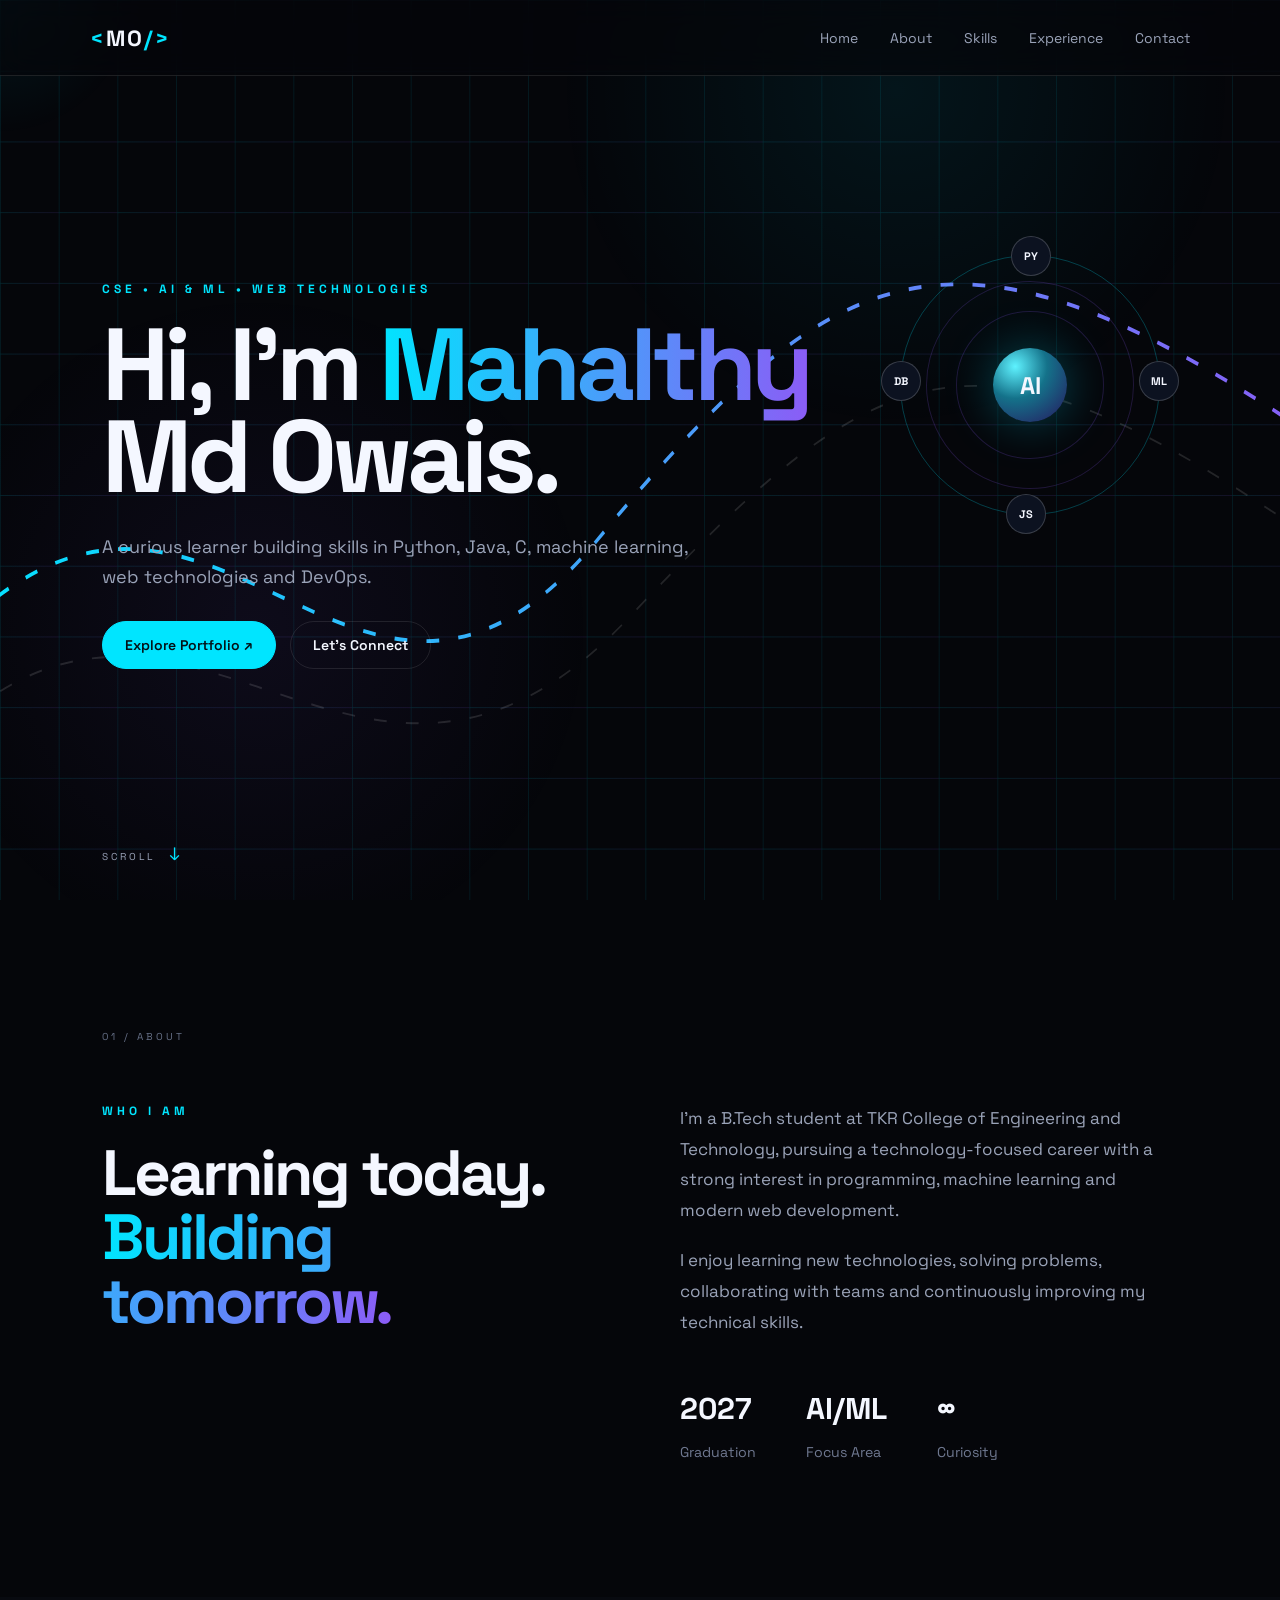
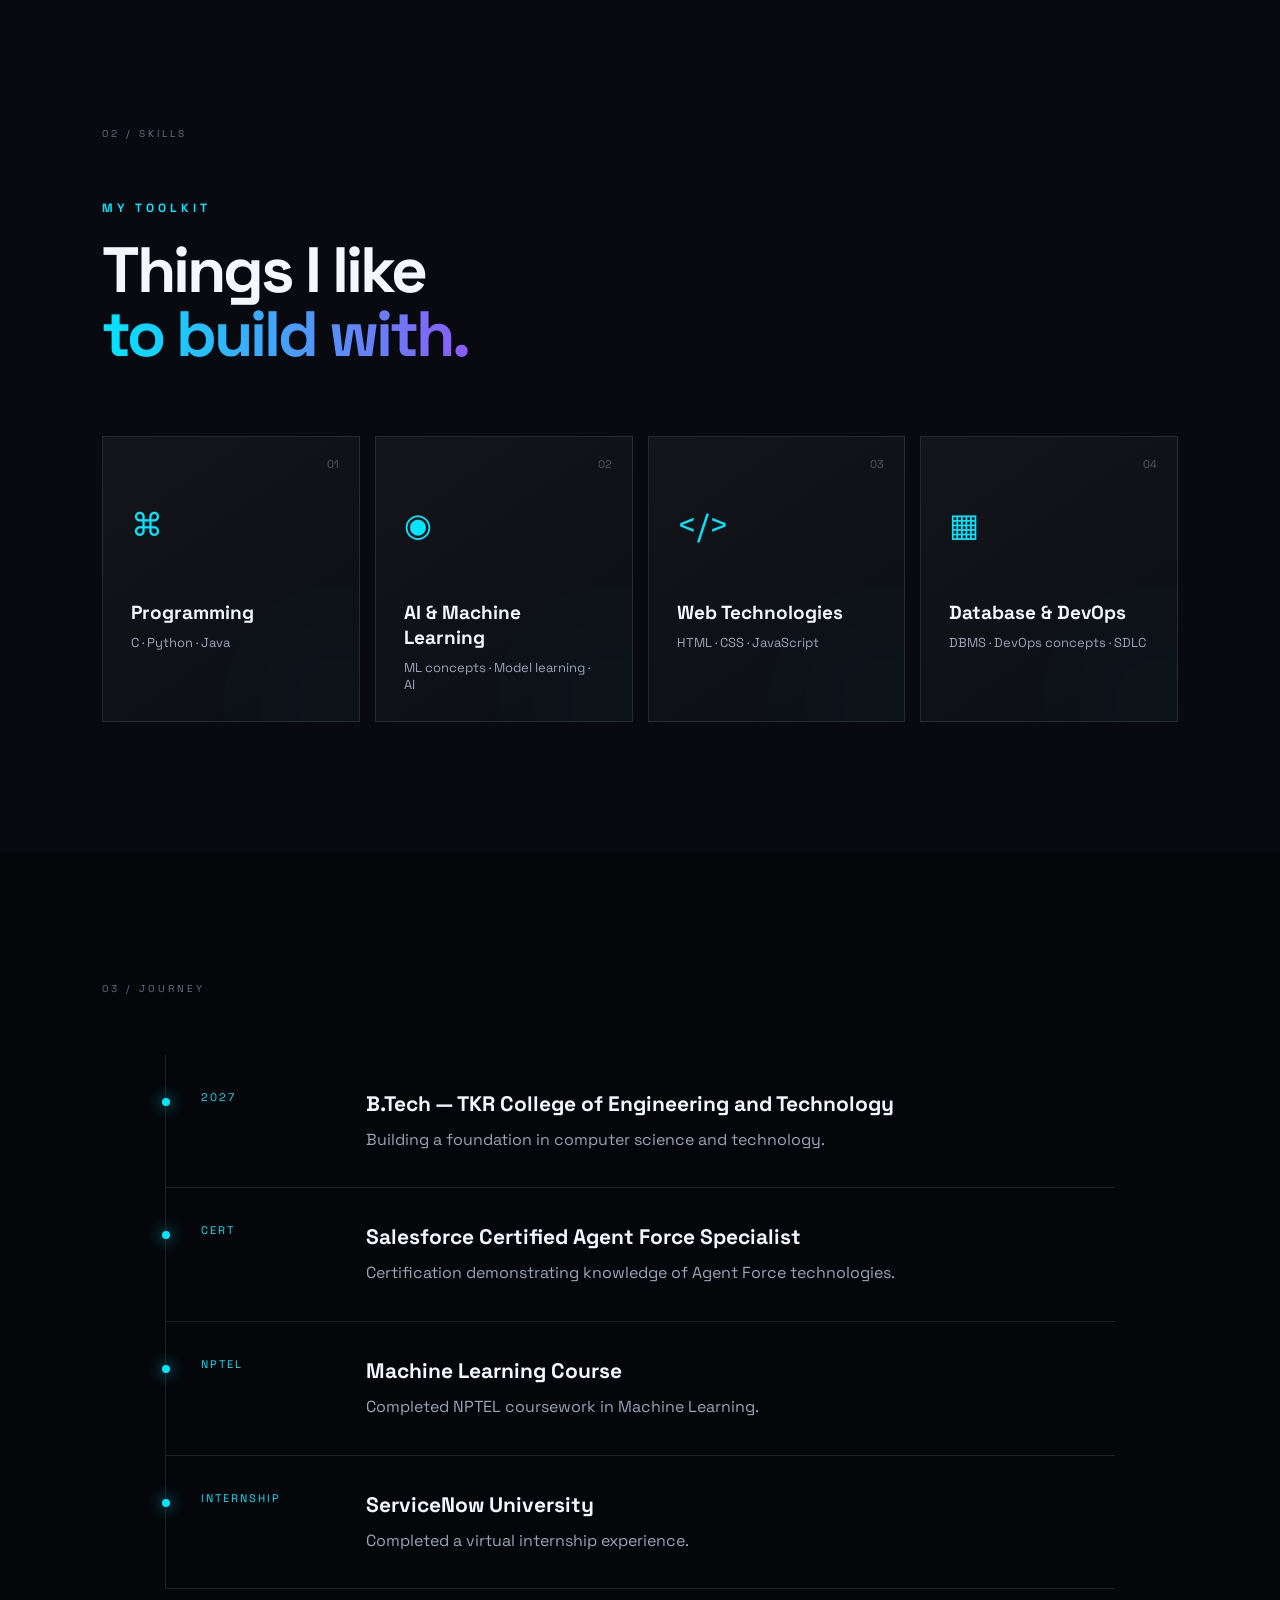
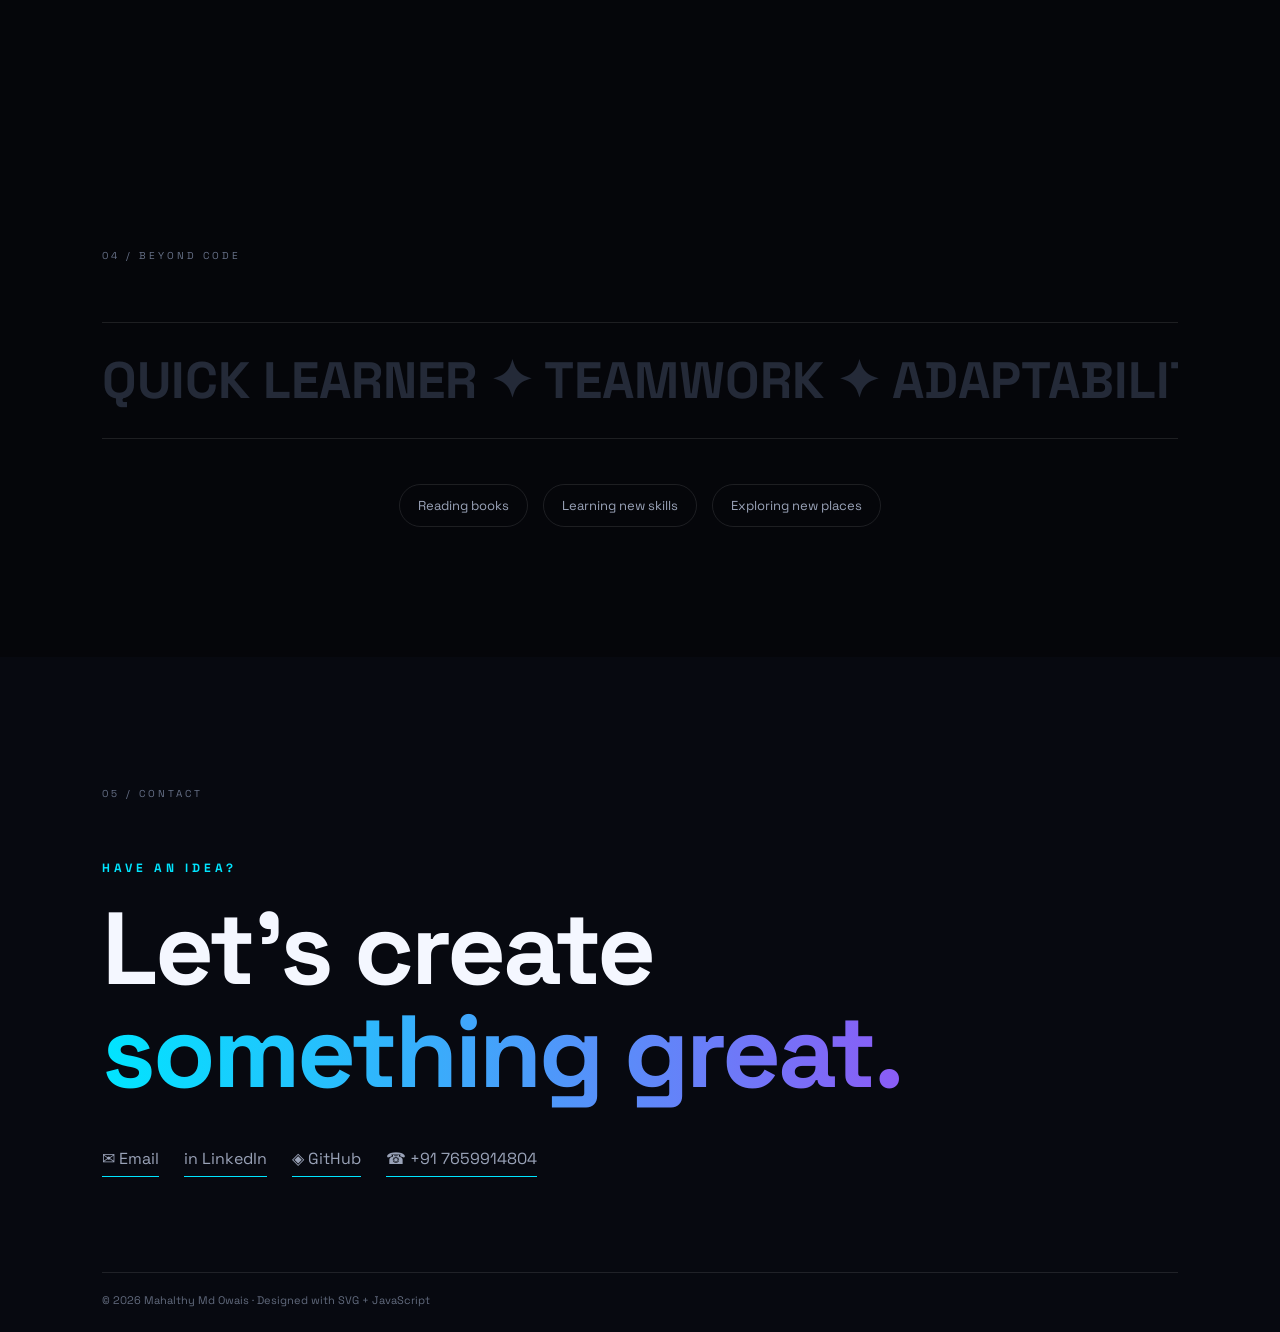
<file: index.html>
<!DOCTYPE html>
<html lang="en">
<head>
  <meta charset="UTF-8">
  <meta name="viewport" content="width=device-width, initial-scale=1.0">
  <meta name="description" content="Mahalthy Md Owais - AI/ML and Web Technology Portfolio">
  <title>Mahalthy Md Owais | Portfolio</title>
  <link rel="stylesheet" href="style.css">
</head>
<body>
  <div id="cursor-glow"></div>

  <header class="navbar">
    <a class="logo" href="#home"><span>&lt;</span>MO<span>/&gt;</span></a>
    <button class="menu-btn" aria-label="Toggle menu">☰</button>
    <nav>
      <a href="#home">Home</a>
      <a href="#about">About</a>
      <a href="#skills">Skills</a>
      <a href="#experience">Experience</a>
      <a href="#contact">Contact</a>
    </nav>
  </header>

  <main>
    <section id="home" class="hero">
      <svg class="hero-svg" viewBox="0 0 1200 700" preserveAspectRatio="none" aria-hidden="true">
        <defs>
          <linearGradient id="gridGlow" x1="0" x2="1">
            <stop offset="0%" stop-color="#00e5ff"/>
            <stop offset="100%" stop-color="#8b5cf6"/>
          </linearGradient>
          <pattern id="grid" width="55" height="55" patternUnits="userSpaceOnUse">
            <path d="M55 0H0V55" fill="none" stroke="url(#gridGlow)" stroke-opacity=".16"/>
          </pattern>
        </defs>
        <rect width="1200" height="700" fill="url(#grid)"/>
        <path class="wave" d="M-50 500 C200 280 330 650 560 420 S900 150 1250 350" fill="none" stroke="url(#gridGlow)" stroke-width="3"/>
        <path class="wave wave2" d="M-50 570 C180 390 340 700 590 480 S920 240 1250 430" fill="none" stroke="#fff" stroke-opacity=".12" stroke-width="1.5"/>
      </svg>

      <div class="hero-content reveal">
        <p class="eyebrow">CSE • AI & ML • WEB TECHNOLOGIES</p>
        <h1>Hi, I'm <span>Mahalthy</span><br>Md Owais.</h1>
        <p class="hero-text">A curious learner building skills in Python, Java, C, machine learning, web technologies and DevOps.</p>
        <div class="hero-actions">
          <a class="btn primary" href="#about">Explore Portfolio <span>↗</span></a>
          <a class="btn ghost" href="#contact">Let's Connect</a>
        </div>
      </div>

      <div class="orbit-card reveal">
        <div class="orbit">
          <div class="planet">AI</div>
          <span class="orb o1">PY</span>
          <span class="orb o2">ML</span>
          <span class="orb o3">JS</span>
          <span class="orb o4">DB</span>
        </div>
      </div>
      <div class="scroll-indicator">SCROLL <span>↓</span></div>
    </section>

    <section id="about" class="section">
      <div class="section-label">01 / ABOUT</div>
      <div class="about-grid">
        <div class="section-heading reveal">
          <p class="eyebrow">WHO I AM</p>
          <h2>Learning today.<br><span>Building tomorrow.</span></h2>
        </div>
        <div class="about-copy reveal">
          <p>I'm a B.Tech student at TKR College of Engineering and Technology, pursuing a technology-focused career with a strong interest in programming, machine learning and modern web development.</p>
          <p>I enjoy learning new technologies, solving problems, collaborating with teams and continuously improving my technical skills.</p>
          <div class="stats">
            <div><strong>2027</strong><small>Graduation</small></div>
            <div><strong>AI/ML</strong><small>Focus Area</small></div>
            <div><strong>∞</strong><small>Curiosity</small></div>
          </div>
        </div>
      </div>
    </section>

    <section id="skills" class="section skills-section">
      <div class="section-label">02 / SKILLS</div>
      <div class="section-heading reveal">
        <p class="eyebrow">MY TOOLKIT</p>
        <h2>Things I like<br><span>to build with.</span></h2>
      </div>
      <div class="skills-grid">
        <article class="skill-card reveal"><span class="number">01</span><div class="icon">⌘</div><h3>Programming</h3><p>C · Python · Java</p></article>
        <article class="skill-card reveal"><span class="number">02</span><div class="icon">◉</div><h3>AI & Machine Learning</h3><p>ML concepts · Model learning · AI</p></article>
        <article class="skill-card reveal"><span class="number">03</span><div class="icon">&lt;/&gt;</div><h3>Web Technologies</h3><p>HTML · CSS · JavaScript</p></article>
        <article class="skill-card reveal"><span class="number">04</span><div class="icon">▦</div><h3>Database & DevOps</h3><p>DBMS · DevOps concepts · SDLC</p></article>
      </div>
    </section>

    <section id="experience" class="section">
      <div class="section-label">03 / JOURNEY</div>
      <div class="timeline">
        <div class="timeline-item reveal">
          <span class="year">2027</span>
          <div><h3>B.Tech — TKR College of Engineering and Technology</h3><p>Building a foundation in computer science and technology.</p></div>
        </div>
        <div class="timeline-item reveal">
          <span class="year">CERT</span>
          <div><h3>Salesforce Certified Agent Force Specialist</h3><p>Certification demonstrating knowledge of Agent Force technologies.</p></div>
        </div>
        <div class="timeline-item reveal">
          <span class="year">NPTEL</span>
          <div><h3>Machine Learning Course</h3><p>Completed NPTEL coursework in Machine Learning.</p></div>
        </div>
        <div class="timeline-item reveal">
          <span class="year">INTERNSHIP</span>
          <div><h3>ServiceNow University</h3><p>Completed a virtual internship experience.</p></div>
        </div>
      </div>
    </section>

    <section class="section strengths">
      <div class="section-label">04 / BEYOND CODE</div>
      <div class="marquee"><span>QUICK LEARNER ✦ TEAMWORK ✦ ADAPTABILITY ✦ COMMUNICATION ✦ TIME MANAGEMENT ✦ </span></div>
      <div class="hobby-row reveal">
        <span>Reading books</span><span>Learning new skills</span><span>Exploring new places</span>
      </div>
    </section>

    <section id="contact" class="contact-section">
      <svg class="contact-svg" viewBox="0 0 1200 500" preserveAspectRatio="none" aria-hidden="true">
        <circle cx="1000" cy="80" r="230" fill="none" stroke="#00e5ff" stroke-opacity=".12"/>
        <circle cx="1000" cy="80" r="150" fill="none" stroke="#8b5cf6" stroke-opacity=".14"/>
      </svg>
      <div class="section-label">05 / CONTACT</div>
      <div class="contact-content reveal">
        <p class="eyebrow">HAVE AN IDEA?</p>
        <h2>Let's create<br><span>something great.</span></h2>
        <div class="contact-links">
          <a href="mailto:mahalthyowais@gmail.com">✉ Email</a>
          <a href="https://www.linkedin.com/in/mahalthy-md-owais-5997a92a1" target="_blank" rel="noopener noreferrer">in LinkedIn</a>
          <a href="https://github.com/owais9902" target="_blank" rel="noopener noreferrer">◈ GitHub</a>
          <a href="tel:+917659914804">☎ +91 7659914804</a>
        </div>
      </div>
      <footer>© <span id="year"></span> Mahalthy Md Owais · Designed with SVG + JavaScript</footer>
    </section>
  </main>

  <script src="script.js"></script>
</body>
</html>
</file>
<file: style.css>
@import url('https://fonts.googleapis.com/css2?family=Space+Grotesk:wght@400;500;600;700&display=swap');

:root{
  --bg:#05060a; --panel:#0b0e16; --text:#f4f7ff; --muted:#9aa3b8;
  --cyan:#00e5ff; --purple:#8b5cf6; --line:rgba(255,255,255,.1);
}
*{box-sizing:border-box;margin:0;padding:0}
html{scroll-behavior:smooth}
body{font-family:"Space Grotesk",sans-serif;background:var(--bg);color:var(--text);overflow-x:hidden}
body:before{content:"";position:fixed;inset:0;pointer-events:none;background:radial-gradient(circle at 70% 10%,rgba(0,229,255,.07),transparent 28%),radial-gradient(circle at 20% 70%,rgba(139,92,246,.07),transparent 28%);z-index:-2}
a{color:inherit;text-decoration:none}
#cursor-glow{position:fixed;width:280px;height:280px;border-radius:50%;background:radial-gradient(circle,rgba(0,229,255,.08),transparent 68%);pointer-events:none;transform:translate(-50%,-50%);z-index:0}
.navbar{position:fixed;top:0;left:0;right:0;height:76px;display:flex;align-items:center;justify-content:space-between;padding:0 7%;background:rgba(5,6,10,.72);backdrop-filter:blur(16px);border-bottom:1px solid var(--line);z-index:20}
.logo{font-size:22px;font-weight:700;letter-spacing:2px}.logo span{color:var(--cyan)}
nav{display:flex;gap:32px}nav a{font-size:14px;color:var(--muted);transition:.3s}nav a:hover{color:var(--cyan)}
.menu-btn{display:none;background:none;border:0;color:white;font-size:25px}
.hero{min-height:100vh;position:relative;display:flex;align-items:center;padding:110px 8% 60px;overflow:hidden}
.hero-svg,.contact-svg{position:absolute;inset:0;width:100%;height:100%;z-index:-1}
.hero-content{max-width:720px;z-index:2}.eyebrow{font-size:12px;letter-spacing:4px;color:var(--cyan);font-weight:700;margin-bottom:22px}
h1{font-size:clamp(55px,8vw,105px);line-height:.9;letter-spacing:-5px}
h1 span,h2 span{background:linear-gradient(90deg,var(--cyan),var(--purple));-webkit-background-clip:text;color:transparent}
.hero-text{max-width:620px;color:var(--muted);font-size:18px;line-height:1.7;margin:28px 0}
.hero-actions{display:flex;gap:14px;flex-wrap:wrap}.btn{padding:14px 22px;border:1px solid var(--line);border-radius:999px;font-weight:600;font-size:14px;transition:.3s}.btn.primary{background:var(--cyan);color:#031015;border-color:var(--cyan)}.btn:hover{transform:translateY(-4px);box-shadow:0 12px 30px rgba(0,229,255,.15)}
.orbit-card{position:absolute;right:7%;top:25%;width:320px;height:320px;display:grid;place-items:center}.orbit{width:260px;height:260px;border:1px solid rgba(0,229,255,.25);border-radius:50%;position:relative;animation:spin 18s linear infinite}.orbit:before,.orbit:after{content:"";position:absolute;border:1px solid rgba(139,92,246,.2);border-radius:50%;inset:25px;transform:rotate(60deg)}.orbit:after{inset:55px;transform:rotate(-45deg)}.planet{position:absolute;inset:92px;border-radius:50%;display:grid;place-items:center;background:radial-gradient(circle at 30% 25%,#5ef2ff,#14728a 42%,#27165e);box-shadow:0 0 50px rgba(0,229,255,.3);font-size:24px;font-weight:700;z-index:2}.orb{position:absolute;width:40px;height:40px;border-radius:50%;display:grid;place-items:center;background:#0c1220;border:1px solid rgba(255,255,255,.18);font-size:11px;font-weight:700;z-index:3}.o1{top:-20px;left:110px}.o2{right:-20px;top:105px}.o3{bottom:-20px;left:105px}.o4{left:-20px;top:105px}.scroll-indicator{position:absolute;bottom:35px;left:8%;font-size:10px;letter-spacing:3px;color:var(--muted)}.scroll-indicator span{color:var(--cyan);font-size:18px;margin-left:8px}
.section{padding:130px 8%;position:relative}.section-label{font-size:10px;letter-spacing:3px;color:#667087;margin-bottom:60px}.about-grid{display:grid;grid-template-columns:1fr 1fr;gap:80px}h2{font-size:clamp(42px,5vw,72px);line-height:1;letter-spacing:-3px}.about-copy{color:var(--muted);font-size:17px;line-height:1.8}.about-copy p+p{margin-top:20px}.stats{display:flex;gap:50px;margin-top:45px}.stats strong{display:block;font-size:30px;color:var(--text)}.stats small{color:#6f7890}
.skills-section{background:#080a10}.skills-grid{display:grid;grid-template-columns:repeat(4,1fr);gap:15px;margin-top:70px}.skill-card{min-height:270px;padding:28px;background:linear-gradient(145deg,rgba(255,255,255,.045),rgba(255,255,255,.015));border:1px solid var(--line);position:relative;overflow:hidden;transition:.4s}.skill-card:after{content:"";position:absolute;width:120px;height:120px;border-radius:50%;background:var(--cyan);filter:blur(80px);opacity:.08;right:-40px;bottom:-40px}.skill-card:hover{transform:translateY(-10px);border-color:rgba(0,229,255,.4)}.number{position:absolute;right:20px;top:20px;color:#50596c;font-size:11px}.icon{font-size:32px;color:var(--cyan);margin:40px 0 55px}.skill-card h3{font-size:19px;margin-bottom:9px}.skill-card p{font-size:13px;color:var(--muted)}
.timeline{max-width:950px;margin:auto;border-left:1px solid var(--line)}.timeline-item{display:grid;grid-template-columns:130px 1fr;gap:35px;padding:35px 0 35px 35px;border-bottom:1px solid var(--line);position:relative}.timeline-item:before{content:"";position:absolute;width:8px;height:8px;border-radius:50%;background:var(--cyan);left:-4px;top:43px;box-shadow:0 0 15px var(--cyan)}.year{color:var(--cyan);font-size:11px;letter-spacing:2px}.timeline-item h3{font-size:21px;margin-bottom:10px}.timeline-item p{color:var(--muted);line-height:1.6}
.marquee{white-space:nowrap;overflow:hidden;border-top:1px solid var(--line);border-bottom:1px solid var(--line);padding:25px 0;font-size:clamp(25px,4vw,55px);font-weight:700;color:#242a38}.marquee span{display:inline-block;animation:marquee 18s linear infinite}.hobby-row{display:flex;justify-content:center;gap:15px;flex-wrap:wrap;margin-top:45px}.hobby-row span{padding:12px 18px;border:1px solid var(--line);border-radius:999px;color:var(--muted);font-size:13px}
.contact-section{min-height:75vh;padding:130px 8% 30px;position:relative;overflow:hidden;background:#070910}.contact-content h2{font-size:clamp(55px,8vw,105px)}.contact-links{display:flex;gap:25px;flex-wrap:wrap;margin-top:45px}.contact-links a{padding-bottom:7px;border-bottom:1px solid var(--cyan);color:var(--muted);transition:.3s}.contact-links a:hover{color:var(--cyan)}footer{position:absolute;bottom:25px;left:8%;right:8%;padding-top:20px;border-top:1px solid var(--line);color:#626b7e;font-size:11px}
.reveal{opacity:0;transform:translateY(35px);transition:opacity .8s ease,transform .8s ease}.reveal.show{opacity:1;transform:none}
@keyframes spin{to{transform:rotate(360deg)}}@keyframes marquee{to{transform:translateX(-50%)}}
.wave{stroke-dasharray:12 18;animation:dash 12s linear infinite}@keyframes dash{to{stroke-dashoffset:-500}}
@media(max-width:900px){.orbit-card{opacity:.35;right:-100px}.skills-grid{grid-template-columns:repeat(2,1fr)}.about-grid{grid-template-columns:1fr;gap:40px}}
@media(max-width:650px){.navbar{padding:0 5%}nav{display:none;position:absolute;top:76px;left:0;right:0;background:#080a10;padding:25px;flex-direction:column;gap:20px;border-bottom:1px solid var(--line)}nav.open{display:flex}.menu-btn{display:block}.hero,.section{padding-left:6%;padding-right:6%}h1{letter-spacing:-3px}.orbit-card{display:none}.skills-grid{grid-template-columns:1fr}.timeline-item{grid-template-columns:1fr;gap:10px}.stats{gap:25px}.contact-links{flex-direction:column}.scroll-indicator{left:6%}}
</file>
